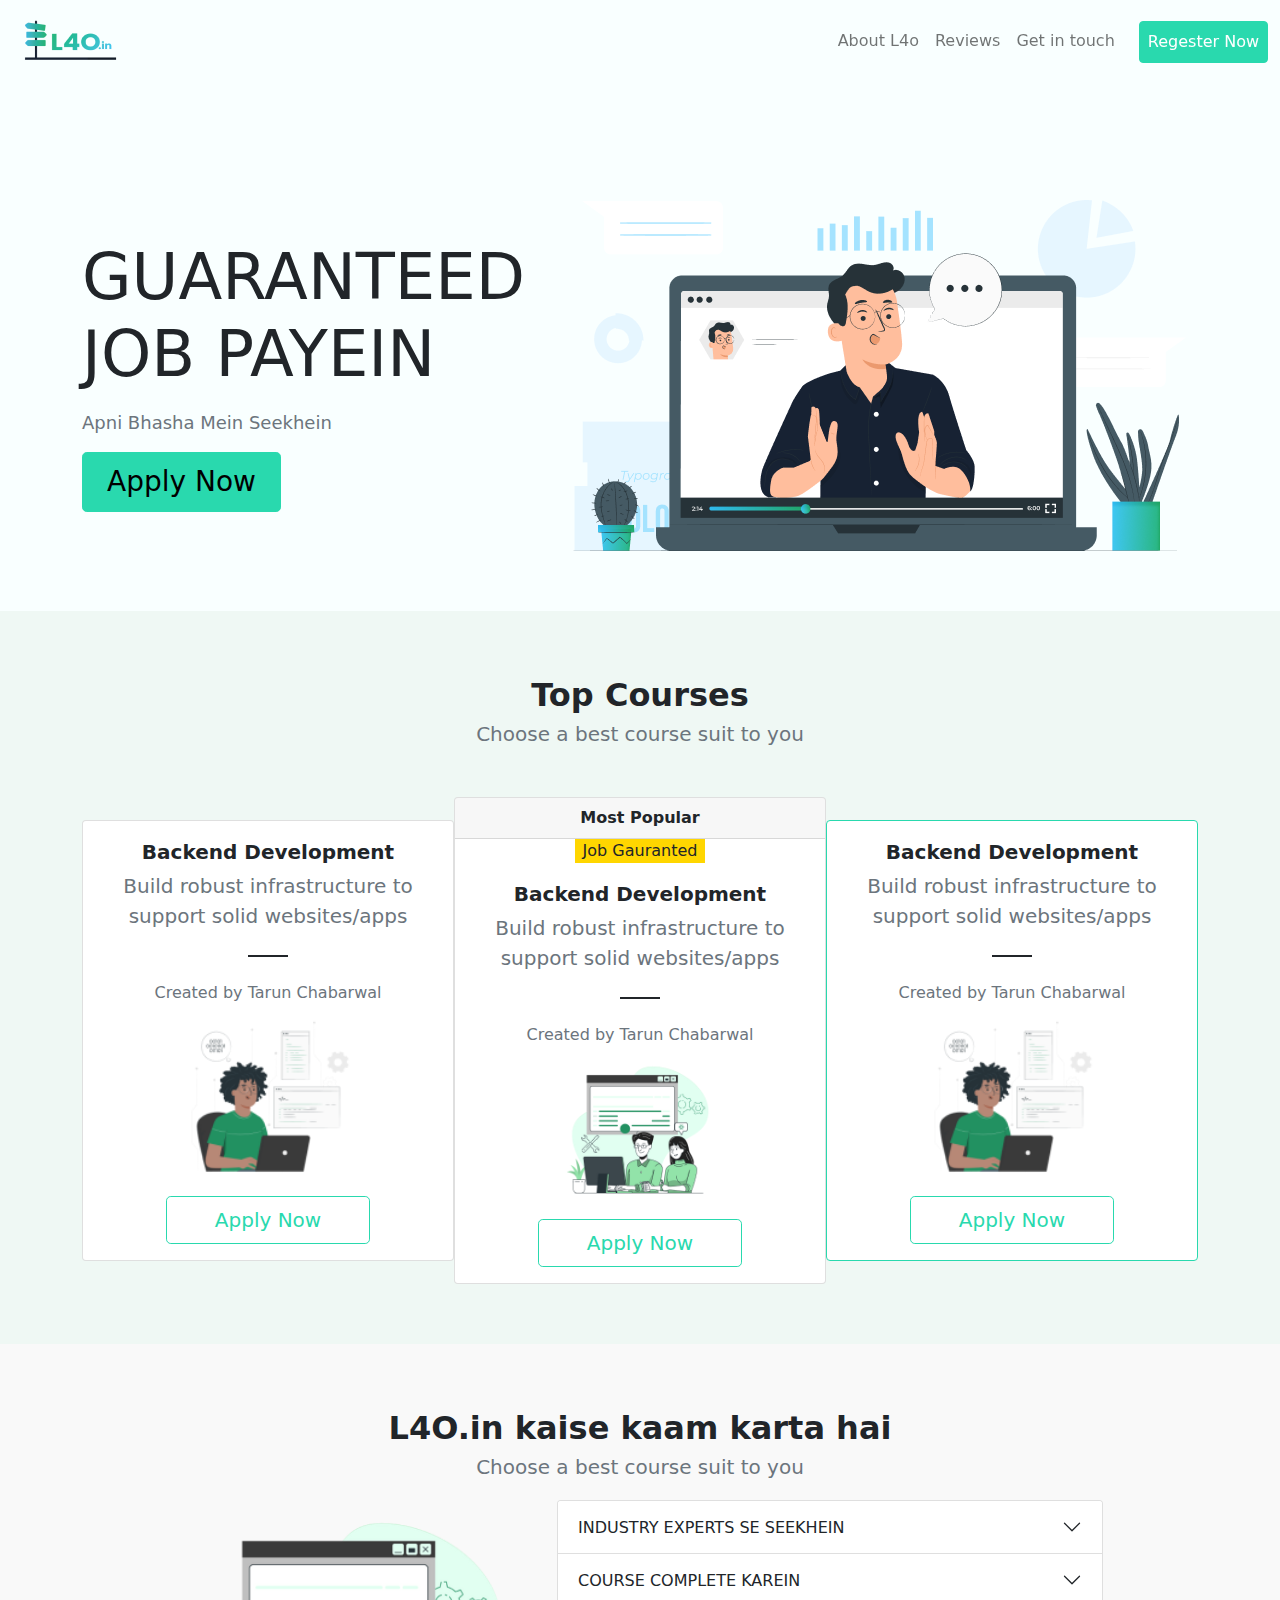
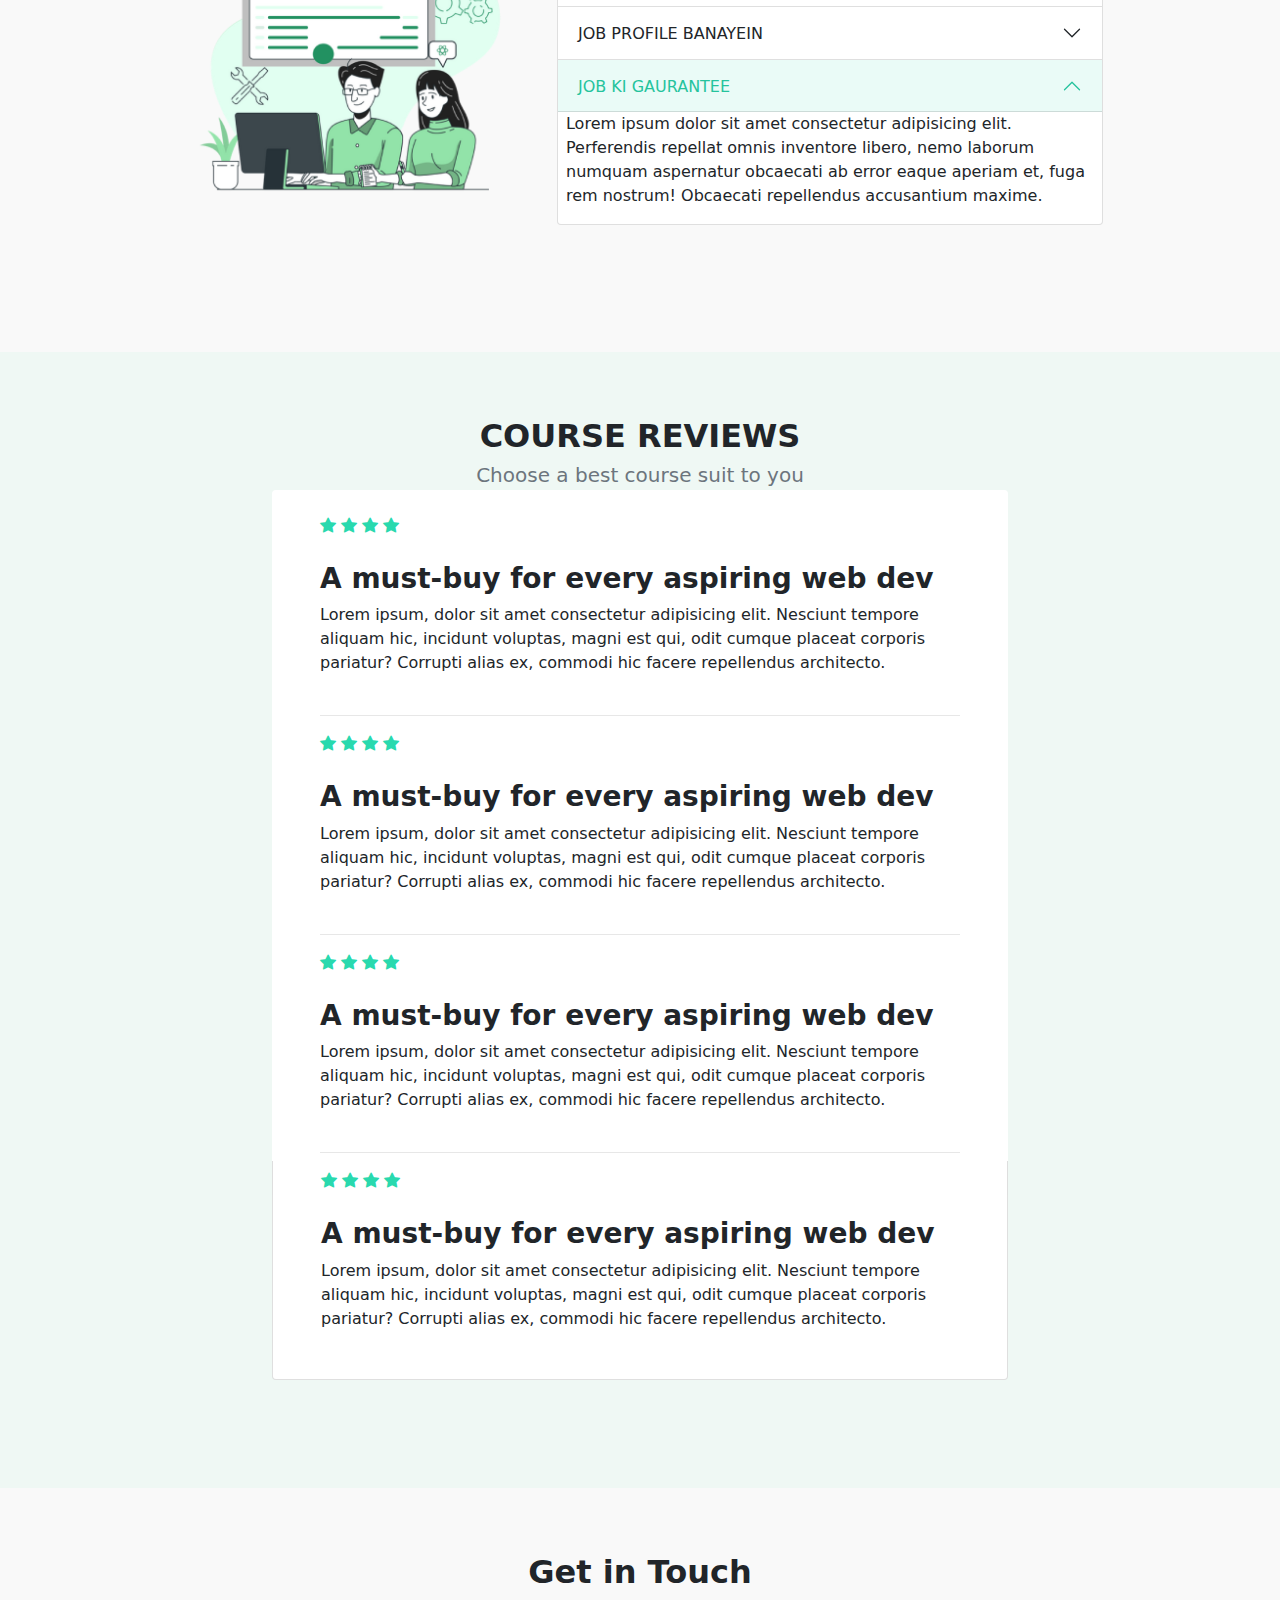
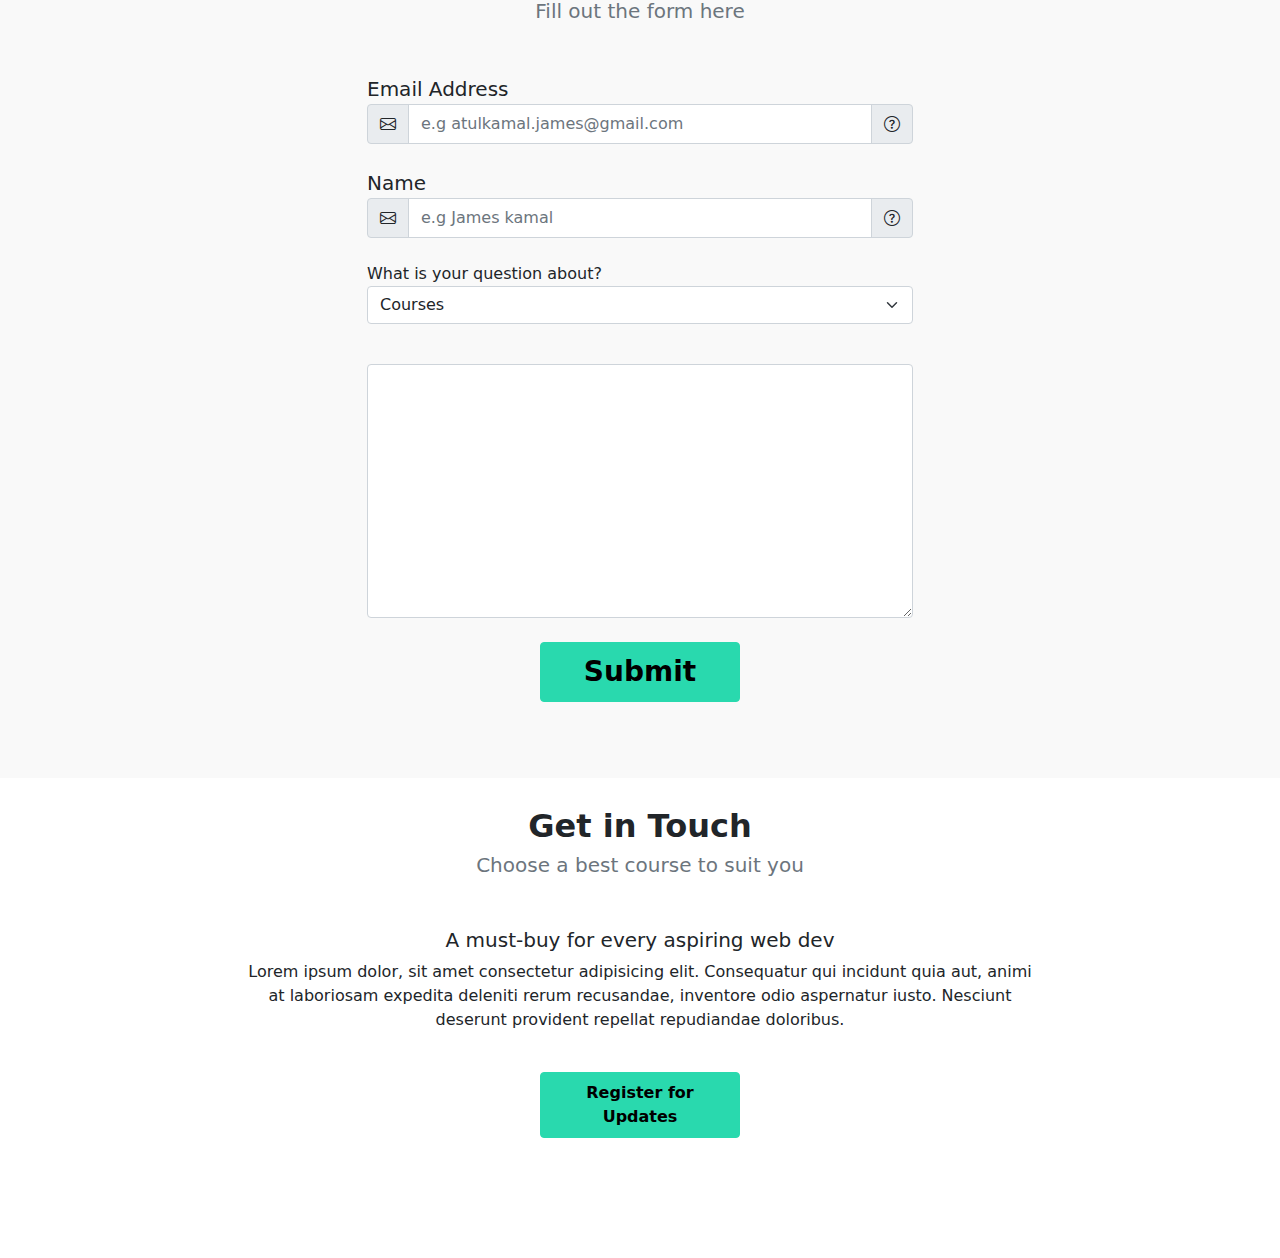
<file: bootstrap/website/index.html>
<html lang="en">
<head>
  <meta charset="UTF-8">
  <meta http-equiv="X-UA-Compatible" content="IE=edge">
  <meta name="viewport" content="width=device-width, initial-scale=1.0">
  <title>Bootstrap Website</title>
  <link href="https://cdn.jsdelivr.net/npm/bootstrap@5.0.1/dist/css/bootstrap.min.css" rel="stylesheet" integrity="sha384-+0n0xVW2eSR5OomGNYDnhzAbDsOXxcvSN1TPprVMTNDbiYZCxYbOOl7+AMvyTG2x" crossorigin="anonymous">
  <link rel="stylesheet" href="https://cdn.jsdelivr.net/npm/bootstrap-icons@1.8.1/font/bootstrap-icons.css">
  <!--Custom styles-->

  <style>
    section {
      padding: 60px 0;
    }
    .review-item-divider{
      border-bottom: 1px solid #e7e7e7;
    }
  </style>
  <link rel="stylesheet" href="/bootstrap/css/main.css">
</head>
<body>

  <nav class="navbar fixed-top navbar-expand-md navbar-light ">
    <div class="container-xxl">
      <a href="#" class="navbar-brand">
        <img src="/Frontend-Lectures/bootstrap/assets/l4o-logo.png" alt="logo" />
      </a>

      <!-- Toggler Button-->
      <button class="navbar-toggler" type="button" data-bs-toggle="collapse" data-bs-target="#navbarNavDropdown"
        aria-controls="navbarNavDropdown" aria-expanded="false" aria-label="Toggle navigation">
        <span class="navbar-toggler-icon"></span>
      </button>
      <div id="navbarNavDropdown" class="collapse navbar-collapse justify-content-end">
        <ul class="navbar-nav">
          <li class="navbar-item">
            <a href="#about" class="nav-link">About L4o</a>
          </li>
          <li class="navbar-item">
            <a href="#reviews" class="nav-link">Reviews</a>
          </li>
          <li class="navbar-item">
            <a href="#get-in-touch" class="nav-link">Get in touch</a>
          </li>
          <li class="navbar-item">
            <a href="#get-in-touch" class="nav-link btn btn-md btn-primary text-white ms-md-3 d-inline-block p-2">
              Regester Now
            </a>
          </li>
        </ul>
      </div>
    </div>
  </nav>


  <!-- Title Image & Introduction Text -->
  <section id="title-image" style="background-color: #f9ffff; padding-top: 200px;">
    <div class="container-lg">
      <div class="row justify-content-center align-items-center">
        <div class="col-md-5">
          <div class="text-center text-md-start">
            <div class="display-3">GUARANTEED JOB PAYEIN
            </div>
            <div style="font-size: 18px;" class="my-3 text-muted">
              Apni Bhasha Mein Seekhein
            </div>
            <button class="btn btn-lg btn-primary  fs-3 px-4"> Apply Now</button>
          </div>
        </div>
        <div class="col-md-7 twxt-center text-center my-5 my-md-auto ">
          <img class="img-fluid" src="/Frontend-Lectures/bootstrap/assets/hero-banner.png" />
        </div>
      </div>
    </div>
  </section>

  <!-- Top Courses -->
  <section id="courses" style="background-color: #EFF8F4;">
    <div class="container-lg">
      <div class="d-flex flex-column align-items-center mb-5">
        <div class="fs-2 fw-bolder">Top Courses</div>
        <div class="fs-5 text-muted">Choose a best course suit to you</div>
      </div>
      <div class="row g-0 justify-content-center align-items-center text-center ">
        <!--First Card-->
        <div class="col-md-4 col-9 order-md-1">
          <div class="card">
            <div class="card-body">
              <div class="card-title fs-5 fw-bold">
                Backend Development
              </div>
              <div class="card-subtitle fs-5 text-muted lead">Build robust infrastructure to support solid websites/apps
              </div>
              <div style="width: 40px;" class="border-top border-2 border-dark m-auto text-dark my-4"></div>
              <div class="fs-6 text-muted lead">
                Created by Tarun Chabarwal
              </div>
              <img class="d-block m-auto w-50" src="/Frontend-Lectures/bootstrap/assets/backend-development.png"
                alt="backend-development">
              <a href="#" class="btn btn-lg btn-outline-primary  fs-5 px-5">Apply Now</a>
            </div>
          </div>

        </div>
        <!--Second Card-->
        <div class="col-md-4 col-9 order-first order-md-2">
          <div class="card">
            <div class="card-header fw-bold">
              Most Popular
            </div>
            <div style="background-color: #FFD600;" class="m-auto  px-2">Job Gauranted</div>
            <div class="card-body">
              <div class="card-title fs-5 fw-bold">
                Backend Development
              </div>
              <div class="card-subtitle fs-5 text-muted lead">Build robust infrastructure to support solid websites/apps
              </div>
              <div style="width: 40px;" class="border-top border-2 border-dark m-auto text-dark my-4"></div>
              <div class="fs-6 text-muted lead">
                Created by Tarun Chabarwal
              </div>
              <img class="d-block m-auto img-fluid w-50 "
                src="/Frontend-Lectures/bootstrap/assets/frontend-development.png" alt="backend-development">
              <a href="#" class="btn btn-lg btn-outline-primary  fs-5 px-5">Apply Now</a>
            </div>
          </div>

        </div>
        <!--Third Card-->
        <div class="col-md-4 col-9 order-md-3">
          <div class="card border-primary">
            <div class="card-body">
              <div class="card-title fs-5 fw-bold">
                Backend Development
              </div>
              <div class="card-subtitle fs-5 text-muted lead">Build robust infrastructure to support solid websites/apps
              </div>
              <div style="width: 40px;" class="border-top border-2 border-dark m-auto text-dark my-4"></div>
              <div class="fs-6 text-muted lead">
                Created by Tarun Chabarwal
              </div>
              <img class="d-block m-auto w-50" src="/Frontend-Lectures/bootstrap/assets/backend-development.png"
                alt="backend-development">
              <a href="#" class="btn btn-lg btn-outline-primary  fs-5 px-5">Apply Now</a>
            </div>
          </div>

        </div>
      </div>
    </div>
  </section>

  <!-- How L4o works -->
  <section id="how-l4o-works" style="background-color: #F9F9F9;">
    <div class="container-lg">
      <div class="d-flex flex-column align-items-center mb-5">
        <div class="fs-2 fw-bolder">L4O.in kaise kaam karta hai</div>
        <div class="fs-5 text-muted lead">Choose a best course suit to you</div>
        <div class="row justify-content-center align-items-center">
          <div class="col-lg-4 text-center">
            <img src="/Frontend-Lectures/bootstrap/assets/frontend-development.png" alt="frontend-development"
              class="img-fluid">
          </div>

          <!--Accordian-->
          <div class="col-9 col-lg-6">
            <div class="accordion" id="L4o-working">
              <div class="accordion-item">
                <h5 class="accordion-header" id="headingOne">
                  <button class="accordion-button collapsed" type="button" data-bs-toggle="collapse"
                    aria-expanded="true" data-bs-target="#collapseOne" aria-controls="collapseOne">
                    INDUSTRY EXPERTS SE SEEKHEIN
                  </button>
                </h5>
                <div id="collapseOne" class="accordion-collapse collapse " data-bs-parent="L4o-working"
                  aria-labelledby="headingOne">
                  <p class="px-2">Lorem ipsum dolor sit amet consectetur adipisicing elit. Perferendis repellat omnis
                    inventore libero, nemo laborum numquam aspernatur obcaecati ab error eaque aperiam et, fuga rem
                    nostrum! Obcaecati repellendus accusantium maxime.</p>
                </div>
              </div>

              <div class="accordion-item">
                <h5 class="accordion-header" id="headingtwo">
                  <button class="accordion-button collapsed" type="button" data-bs-toggle="collapse"
                    aria-expanded="true" data-bs-target="#collapsetwo" aria-controls="collapsetwo">
                    COURSE COMPLETE KAREIN
                  </button>
                </h5>
                <div id="collapsetwo" class="accordion-collapse collapse " data-bs-parent="L4o-working"
                  aria-labelledby="headingtwo">
                  <p class="px-2">Lorem ipsum dolor sit amet consectetur adipisicing elit. Perferendis repellat omnis
                    inventore libero, nemo laborum numquam aspernatur obcaecati ab error eaque aperiam et, fuga rem
                    nostrum! Obcaecati repellendus accusantium maxime.</p>
                </div>
              </div>

              <div class="accordion-item">
                <h5 class="accordion-header" id="headingthree">
                  <button class="accordion-button collapsed" type="button" data-bs-toggle="collapse"
                    aria-expanded="true" data-bs-target="#collapsethree" aria-controls="collapsethree">
                    JOB PROFILE BANAYEIN
                  </button>
                </h5>
                <div id="collapsethree" class="accordion-collapse collapse " data-bs-parent="L4o-working"
                  aria-labelledby="headingthree">
                  <p class="px-2">Lorem ipsum dolor sit amet consectetur adipisicing elit. Perferendis repellat omnis
                    inventore libero, nemo laborum numquam aspernatur obcaecati ab error eaque aperiam et, fuga rem
                    nostrum! Obcaecati repellendus accusantium maxime.</p>
                </div>
              </div>

              <div class="accordion-item">
                <h5 class="accordion-header" id="headingfour">
                  <button class="accordion-button" type="button" data-bs-toggle="collapse" aria-expanded="true"
                    data-bs-target="#collapsefour" aria-controls="collapsefour">
                    JOB KI GAURANTEE
                  </button>
                </h5>
                <div id="collapsefour" class="accordion-collapse collapse show " data-bs-parent="L4o-working"
                  aria-labelledby="headingfour">
                  <p class="px-2">Lorem ipsum dolor sit amet consectetur adipisicing elit. Perferendis repellat omnis
                    inventore libero, nemo laborum numquam aspernatur obcaecati ab error eaque aperiam et, fuga rem
                    nostrum! Obcaecati repellendus accusantium maxime.</p>
                </div>
              </div>


            </div>
          </div>
        </div>
      </div>



  </section>

  <!-- Reviews -->
  <section id="reviews" style="background-color: #EFF8F4;">
    <div class="container-lg">
      <div class="d-flex flex-column align-items-center mb-5">
        <div class="fs-2 fw-bolder">COURSE REVIEWS</div>
        <div class="fs-5 text-muted lead">Choose a best course suit to you</div>
    
    <div class="row justify-content-center">
      <div class="col-lg-8 ">
        <ul class="list-group">
          <li class="list-group-item py-2 px-5 border-0 pt-4">
            <!--TODO:ICON-->
            <i class="bi bi-star-fill text-primary"></i>
            <i class="bi bi-star-fill text-primary"></i>
            <i class="bi bi-star-fill text-primary"></i>
            <i class="bi bi-star-fill text-primary"></i>
            <div class="py-4">
              <h3 class="fw-bold">A must-buy for every aspiring web dev</h3>
              <p>Lorem ipsum, dolor sit amet consectetur adipisicing elit. Nesciunt tempore aliquam hic, incidunt voluptas, magni est qui, odit cumque placeat corporis pariatur? Corrupti alias ex, commodi hic facere repellendus architecto.</p>
              </div>
              <div class="review-item-divider"></div>
          </li>
          <li class="list-group-item py-2 px-5 border-0">
            <!--TODO:ICON-->
            <i class="bi bi-star-fill text-primary"></i>
            <i class="bi bi-star-fill text-primary"></i>
            <i class="bi bi-star-fill text-primary"></i>
            <i class="bi bi-star-fill text-primary"></i>
            <div class="py-4">
            <h3 class="fw-bold">A must-buy for every aspiring web dev</h3>
            <p>Lorem ipsum, dolor sit amet consectetur adipisicing elit. Nesciunt tempore aliquam hic, incidunt voluptas, magni est qui, odit cumque placeat corporis pariatur? Corrupti alias ex, commodi hic facere repellendus architecto.</p>
            </div>
            <div class="review-item-divider"></div>
          </li>
          <li class="list-group-item py-2 px-5 border-0">
            <!--TODO:ICON-->
            <i class="bi bi-star-fill text-primary"></i>
            <i class="bi bi-star-fill text-primary"></i>
            <i class="bi bi-star-fill text-primary"></i>
            <i class="bi bi-star-fill text-primary"></i>
            <div class="py-4">
            <h3 class="fw-bold">A must-buy for every aspiring web dev</h3>
            <p>Lorem ipsum, dolor sit amet consectetur adipisicing elit. Nesciunt tempore aliquam hic, incidunt voluptas, magni est qui, odit cumque placeat corporis pariatur? Corrupti alias ex, commodi hic facere repellendus architecto.</p>
            </div>
            <div class="review-item-divider"></div>
          </li>
          <li class="list-group-item py-2 px-5">
            <!--TODO:ICON-->
            <i class="bi bi-star-fill text-primary"></i>
            <i class="bi bi-star-fill text-primary"></i>
            <i class="bi bi-star-fill text-primary"></i>
            <i class="bi bi-star-fill text-primary"></i>
            <div class="py-4">
            <h3 class="fw-bold">A must-buy for every aspiring web dev</h3>
            <p>Lorem ipsum, dolor sit amet consectetur adipisicing elit. Nesciunt tempore aliquam hic, incidunt voluptas, magni est qui, odit cumque placeat corporis pariatur? Corrupti alias ex, commodi hic facere repellendus architecto.</p>
            </div>
          </li>
        </ul>
      </div>
    </div>
    </div>
  </section>

  <!-- Contact Form -->
  <section id="contact" style="background-color: #f9f9f9;"> 
    <div class="container-lg">
      <div class="d-flex flex-column align-items-center mb-5">
        <div class="fs-2 fw-bolder">Get in Touch</div>
        <div class="fs-5 text-muted lead">Fill out the form here</div>

      </div>
      <div class="row justify-content-center">
        <div class="col-lg-6 col-10">

          <form onsubmit="event.preventDefault()" class="d-flex flex-column justify-content-center">
            <!--Email Address-->
            <div class="mb-4">
              <label class="lead" for="emailId" >Email Address</label>
              <div class="input-group" style="height: 40;">
                <span class="input-group-text">
                  <i class="bi bi-envelope"></i>
                </span>
                <input id="emailId" class="form-control" type="email" placeholder="e.g atulkamal.james@gmail.com" required/>
                <span class="input-group-text" title="Enter your email">
                  <i class="bi bi-question-circle"></i>
                </span>
              </div>
            </div>
            <!--Name-->

            <div class="mb-4">
              <label class="lead" for="name" >Name</label>
              <div class="input-group" style="height: 40;">
                <span class="input-group-text">
                  <i class="bi bi-envelope"></i>
                </span>
                <input id="name" class="form-control" type="text" placeholder="e.g James kamal"/>
                <span class="input-group-text" title="Enter your name">
                  <i class="bi bi-question-circle"></i>
                </span>
              </div>
            </div>
            <!--Question-->

            <div class="mb-3">
              <label for="question-about" >What is your question about?</label>
              <select class="form-select" name="question-about" id="question-about">
                <option value="course"> Courses</option>
                <option value="fees"> Fees</option>
                <option value="other">Others</option>
              </select>
            </div>
            <!--Query-->
            <div class="mb-4">
              <textarea class="mt-4 form-control" name="query" id="query" cols="20" rows="10"></textarea>
            </div>
            <!--submit button-->
            <button type="submit" style="width: 200px; margin: auto;" class=" fs-3 fw-bold  px-3 py-2 text-center btn btn-primary">Submit</button>

          </form>

        </div>
      </div>
    </div>
  </section>


  <!-- Get Updates / Modal Trigger -->
  <footer>
    <div class="container-lg">
      <div class="d-flex flex-column align-items-center mb-5 justify-content-center py-4">
        <div class="fs-2 fw-bolder">Get in Touch</div>
        <div class="fs-5 text-muted lead">Choose a best course to suit you</div>
        <div class="py-5 justify-content-center text-center">
          <h5>A must-buy for every aspiring web dev</h5>
          <p style="max-width:800; margin-bottom: 40px;">Lorem ipsum dolor, sit amet consectetur adipisicing elit. Consequatur qui incidunt quia aut, animi at laboriosam expedita deleniti rerum recusandae, inventore odio aspernatur iusto. Nesciunt deserunt provident repellat repudiandae doloribus.</p>
          <button type="register" style="width: 200px; margin: auto;" class=" fw-bold px-3 py-2 text-center btn btn-primary"> Register for Updates</button>
        </div>
        

      </div>

  </footer>

  
  <script src="https://cdn.jsdelivr.net/npm/bootstrap@5.0.1/dist/js/bootstrap.bundle.min.js" integrity="sha384-gtEjrD/SeCtmISkJkNUaaKMoLD0//ElJ19smozuHV6z3Iehds+3Ulb9Bn9Plx0x4" crossorigin="anonymous"></script>
</body>
</html>
</file>
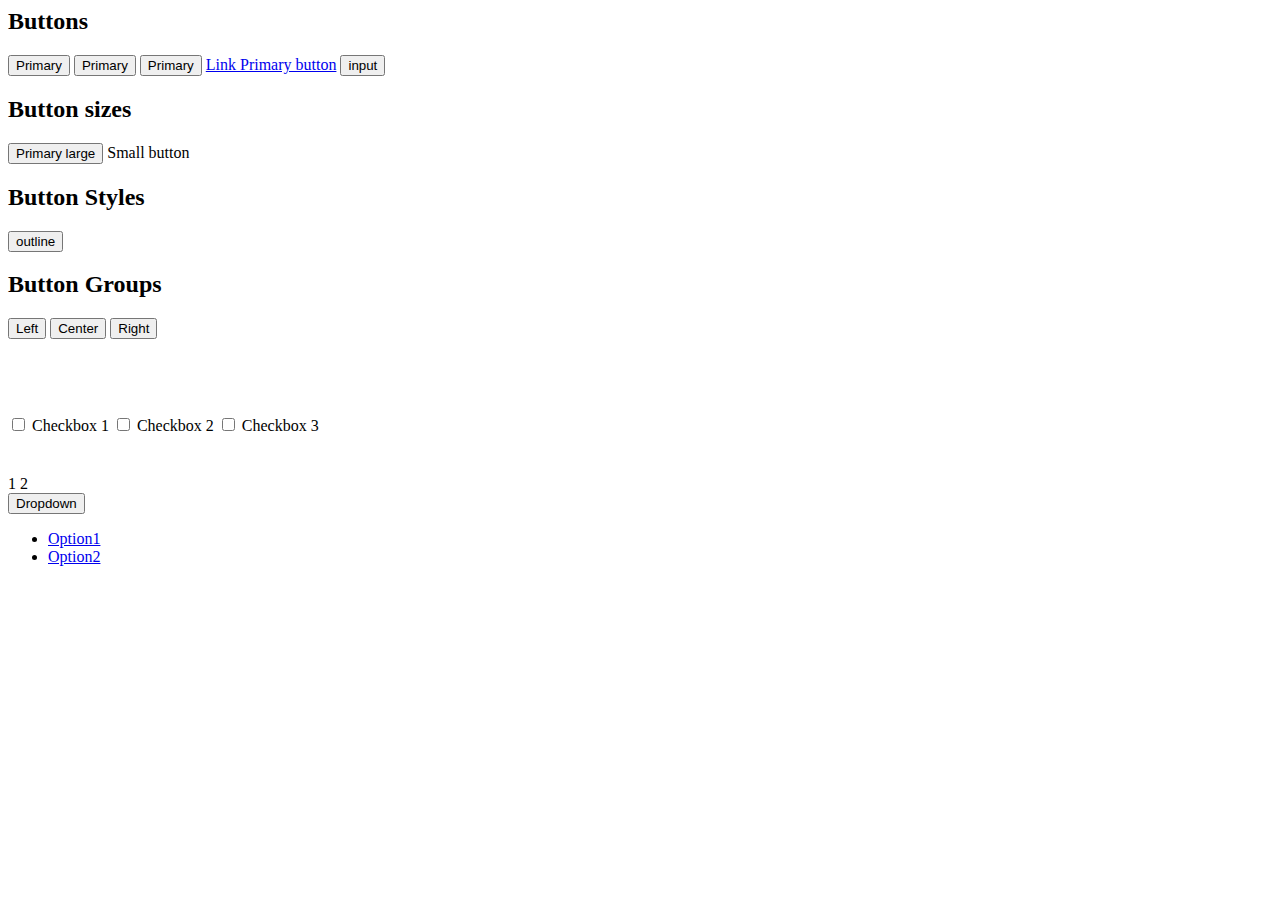
<file: Frontend-Lectures/bootstrap/lesson-2/index.html>
<html lang="en">
<head>
  <meta charset="UTF-8">
  <meta http-equiv="X-UA-Compatible" content="IE=edge">
  <meta name="viewport" content="width=device-width, initial-scale=1.0">
  <title>Bootstrap Lecture 2</title>
  <link href="https://cdn.jsdelivr.net/npm/bootstrap@5.0.1/dist/css/bootstrap.min.css" rel="stylesheet" integrity="sha384-+0n0xVW2eSR5OomGNYDnhzAbDsOXxcvSN1TPprVMTNDbiYZCxYbOOl7+AMvyTG2x" crossorigin="anonymous">
</head>
<body>
  <!-- basic buttons -->
  <h2>Buttons</h2>
  <button class="btn btn-primary">Primary</button>
  <button class="btn btn-secondary">Primary</button>
  <button type="button" class="btn btn-link">Primary</button>


  <!-- anchor tags as buttons -->
  <a href="#" class="btn btn-primary">Link Primary button</a>
  <!-- Input as a button-->
  <input class="btn btn-primary" type="button" value="input">

  <!-- button sizes -->
  <h2>Button sizes</h2>
  <button class="btn btn-primary btn-lg">Primary large</button>
<butto class="btn btn-primary btn-sm">Small button</butto>

  <!-- outlined styles -->
  <h2>Button Styles</h2>
  <button class="btn-outline-primary">outline</button>


  <!-- button groups -->
  <h2>Button Groups</h2>
  <div class="btn-group">
    <button class="btn btn-primary">Left</button>
    <button class="btn btn-primary">Center</button>
    <button class="btn btn-outline-primary">Right</button>
  </div>
  <br/>
  <br/>
  <div style="margin-top: 40px;" class="btn-group" role="group" aria-label="Basic checkbox toggle button group">
    <input type="checkbox" class="btn-check" id="btncheck1" autocomplete="off">
    <label class="btn btn-outline-primary" for="btncheck1">Checkbox 1</label>
  
    <input type="checkbox" class="btn-check" id="btncheck2" autocomplete="off">
    <label class="btn btn-outline-primary" for="btncheck2">Checkbox 2</label>
  
    <input type="checkbox" class="btn-check" id="btncheck3" autocomplete="off">
    <label class="btn btn-outline-primary" for="btncheck3">Checkbox 3</label>
  </div>
   <div style="margin-top: 40px;" class="btn-group">
     <buttton class="btn btn-primary">1</buttton>
     <buttton class="btn btn-primary">2</buttton>
     <div class="btn-group">
       <button class="btn btn-primary dropdown-toggle" data-bs-toggle="dropdown">Dropdown</button>
       <ul class="dropdown-menu">
         <li>
           <a href="#" class="dropdown-item">Option1</a>
         </li>
         <li>
           <a href="#" class="dropdown-item">Option2</a>
         </li>

   </div>
  
  <script src="https://cdn.jsdelivr.net/npm/bootstrap@5.0.1/dist/js/bootstrap.bundle.min.js" integrity="sha384-gtEjrD/SeCtmISkJkNUaaKMoLD0//ElJ19smozuHV6z3Iehds+3Ulb9Bn9Plx0x4" crossorigin="anonymous"></script>
</body>
</html>
</file>
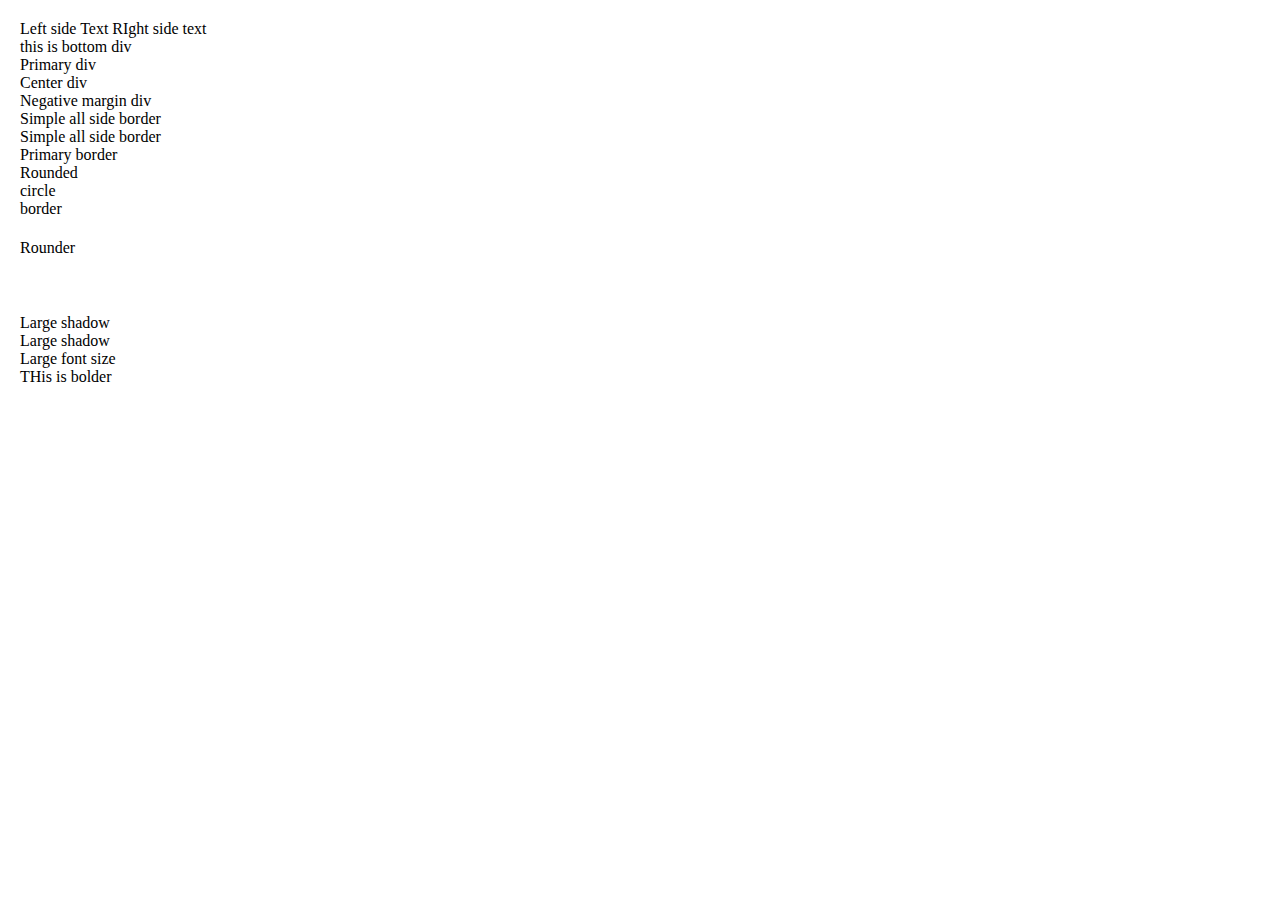
<file: Frontend-Lectures/bootstrap/lesson-3/index.html>
<html lang="en">
<head>
  <meta charset="UTF-8">
  <meta http-equiv="X-UA-Compatible" content="IE=edge">
  <meta name="viewport" content="width=device-width, initial-scale=1.0">
  <title>Bootstrap Lecture 3</title>
  <link href="https://cdn.jsdelivr.net/npm/bootstrap@5.0.1/dist/css/bootstrap.min.css" rel="stylesheet" integrity="sha384-+0n0xVW2eSR5OomGNYDnhzAbDsOXxcvSN1TPprVMTNDbiYZCxYbOOl7+AMvyTG2x" crossorigin="anonymous">
  <style>
    body{ margin: 20px; }
  </style>
</head>
<body>
  <!-- margin & padding -->
<div>
  <span class="me-5">Left side Text</span>
  <span>RIght side text</span>
</div>
<div class="mt-5">
  this is bottom div
</div>
<div class="bg-primary p-5">Primary div</div>
<div style="width: 200px;" class="text-center bg-primary mx-auto">Center div</div>
<div class="mt-n5 bg-secondary">Negative margin div</div>
  <!-- borders -->
 <div class="mt-5 border">Simple all side border</div>
 <div class="mt-2 border border-5">Simple all side border</div>
<div class="mt-3 border border-primary border-top-0">Primary border</div>
<div style="width: 75px; height: 75px;" class="mt-3 border border-info rounded-circle">Rounded circle border</div>
<div style="width:75px; height:75px;" class="mt-3 border border-5 border-primary rounded-3">Rounder</div>
  <!-- box shadow -->
<div class="shadow-lg mt-3 p-4 bg-body">Large shadow</div>
<div class="shadow-lg mt-3 p-4 bg-body rounder-3">Large shadow</div>

  <!-- font size and font weight -->
<div class="fs-1">Large font size</div>
  <div class="fs-3 fw-bolder">THis is bolder</div>
  <script src="https://cdn.jsdelivr.net/npm/bootstrap@5.0.1/dist/js/bootstrap.bundle.min.js" integrity="sha384-gtEjrD/SeCtmISkJkNUaaKMoLD0//ElJ19smozuHV6z3Iehds+3Ulb9Bn9Plx0x4" crossorigin="anonymous"></script>
</body>
</html>
</file>
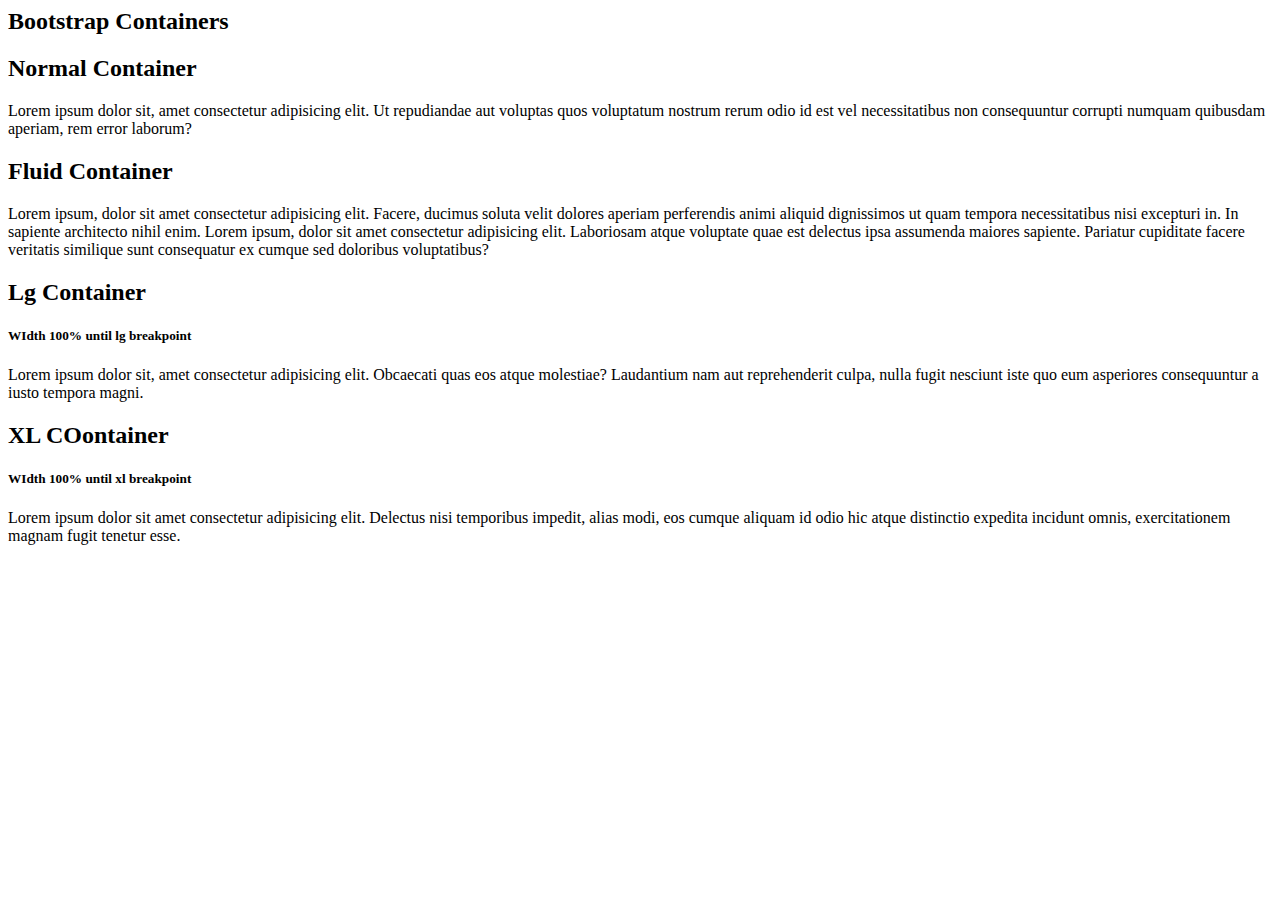
<file: Frontend-Lectures/bootstrap/lesson-4/index.html>
<html lang="en">
<head>
  <meta charset="UTF-8">
  <meta http-equiv="X-UA-Compatible" content="IE=edge">
  <meta name="viewport" content="width=device-width, initial-scale=1.0">
  <title>Bootstrap Lecture 4</title>
  <link href="https://cdn.jsdelivr.net/npm/bootstrap@5.0.1/dist/css/bootstrap.min.css" rel="stylesheet" integrity="sha384-+0n0xVW2eSR5OomGNYDnhzAbDsOXxcvSN1TPprVMTNDbiYZCxYbOOl7+AMvyTG2x" crossorigin="anonymous">
</head>
<body>
  <h2>Bootstrap Containers</h2>

  <!-- Normal Container -->
  <div class="container">
<h2>Normal Container</h2>
  </div>
  <p>Lorem ipsum dolor sit, amet consectetur adipisicing elit. Ut repudiandae aut voluptas quos voluptatum nostrum rerum odio id est vel necessitatibus non consequuntur corrupti numquam quibusdam aperiam, rem error laborum? </p>


  <!-- Fluid Container -->
  <div class="container-fluid">
    <h2>Fluid Container</h2>
    <p>Lorem ipsum, dolor sit amet consectetur adipisicing elit. Facere, ducimus soluta velit dolores aperiam perferendis animi aliquid dignissimos ut quam tempora necessitatibus nisi excepturi in. In sapiente architecto nihil enim. Lorem ipsum, dolor sit amet consectetur adipisicing elit. Laboriosam atque voluptate quae est delectus ipsa assumenda maiores sapiente. Pariatur cupiditate facere veritatis similique sunt consequatur ex cumque sed doloribus voluptatibus?</p>
  </div>


  <!-- Large Container -->
  <div class="container-lg">
    <h2>Lg Container</h2>
    <h5>WIdth 100% until lg breakpoint</h5>
    <p>Lorem ipsum dolor sit, amet consectetur adipisicing elit. Obcaecati quas eos atque molestiae? Laudantium nam aut reprehenderit culpa, nulla fugit nesciunt iste quo eum asperiores consequuntur a iusto tempora magni.</p>
  </div>


  <!-- X-Large Container -->
  <div class="container-xl">
    <h2>XL COontainer</h2>
    <h5>WIdth 100% until xl breakpoint</h5>
    <p>Lorem ipsum dolor sit amet consectetur adipisicing elit. Delectus nisi temporibus impedit, alias modi, eos cumque aliquam id odio hic atque distinctio expedita incidunt omnis, exercitationem magnam fugit tenetur esse.</p>
  </div>

  
  <script src="https://cdn.jsdelivr.net/npm/bootstrap@5.0.1/dist/js/bootstrap.bundle.min.js" integrity="sha384-gtEjrD/SeCtmISkJkNUaaKMoLD0//ElJ19smozuHV6z3Iehds+3Ulb9Bn9Plx0x4" crossorigin="anonymous"></script>
</body>
</html>
</file>
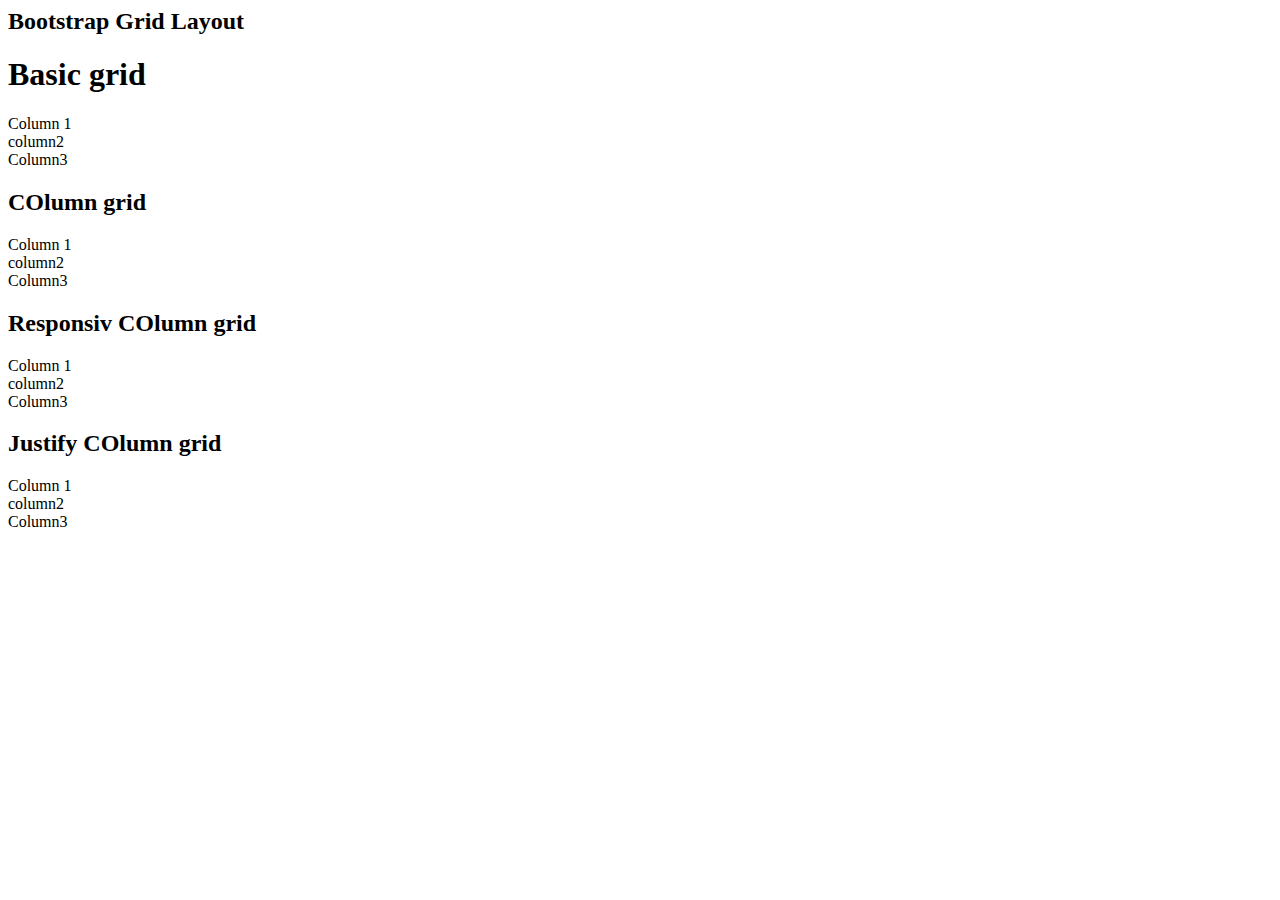
<file: Frontend-Lectures/bootstrap/lesson-5/index.html>
<html lang="en">
<head>
  <meta charset="UTF-8">
  <meta http-equiv="X-UA-Compatible" content="IE=edge">
  <meta name="viewport" content="width=device-width, initial-scale=1.0">
  <title>Bootstrap Lecture 5</title>
  <link href="https://cdn.jsdelivr.net/npm/bootstrap@5.0.1/dist/css/bootstrap.min.css" rel="stylesheet" integrity="sha384-+0n0xVW2eSR5OomGNYDnhzAbDsOXxcvSN1TPprVMTNDbiYZCxYbOOl7+AMvyTG2x" crossorigin="anonymous">
</head>
<body>
  <h2>Bootstrap Grid Layout</h2>

  <!-- Basic Grid -->
  <div class="container">
    <h1>Basic grid</h1>
    <div class="row">
      <div class="col bg-primary">
        Column 1
      </div>
      <div class="col bg-secondary">
        column2
      </div>
      <div class="col bg-info">
        Column3
      </div>
      
    </div>
  </div>

  <!-- Column Grid -->
  <div class="container">
    <h2>COlumn grid</h2>
    <div class="row">
      <div class="col-1 bg-primary">
        Column 1
      </div>
      <div class="col-3 bg-secondary">
        column2
      </div>
      <div class="col-2 bg-info">
        Column3
      </div>
     
    </div>
  </div>



  <!-- Responsive Column Width -->
  <div class="container">
    <h2>Responsiv  COlumn grid</h2>
    <div class="row">
      <div class="col-sm-3 col-lg-6 bg-primary">
        Column 1
      </div>
      <div class="col-sm-4  col-lg-3 bg-secondary">
        column2
      </div>
      <div class="col-sm-5 col-lg-3 bg-info">
        Column3
      </div>
     
    </div>
  </div>

  <!-- Justifying Columns -->
  <div class="container">
    <h2>Justify  COlumn grid</h2>
    <div class="row justify-content-center">
      <div class="col-sm-3 col-lg-4 bg-primary">
        Column 1
      </div>
      <div class="col-sm-3 col-lg-4 bg-secondary">
        column2
      </div>
      <div class="col-sm-3 col-lg-2 bg-info">
        Column3
      </div> 
     
    </div>
  </div>


  
  <script src="https://cdn.jsdelivr.net/npm/bootstrap@5.0.1/dist/js/bootstrap.bundle.min.js" integrity="sha384-gtEjrD/SeCtmISkJkNUaaKMoLD0//ElJ19smozuHV6z3Iehds+3Ulb9Bn9Plx0x4" crossorigin="anonymous"></script>
</body>
</html>
</file>
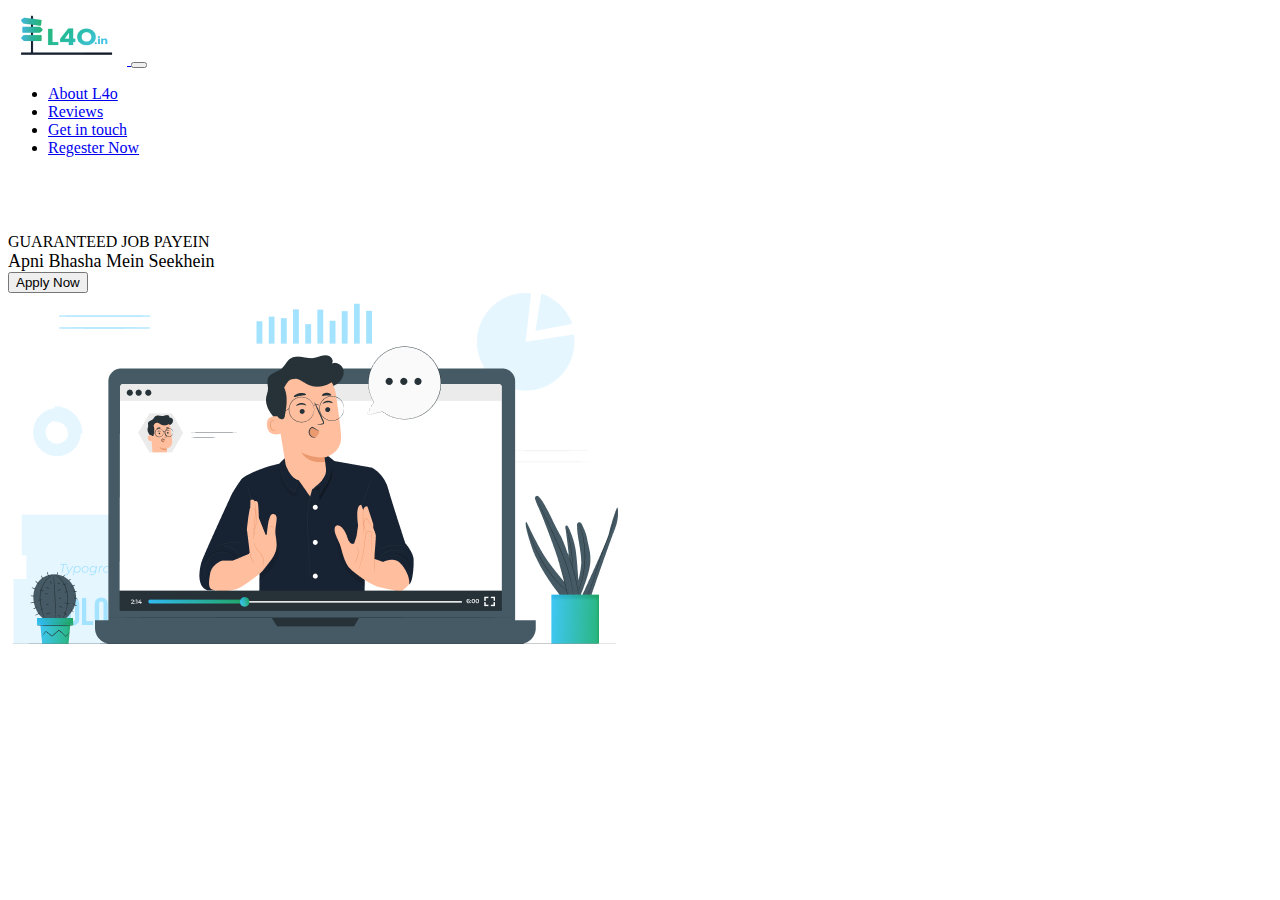
<file: Frontend-Lectures/bootstrap/website/index.html>
<html lang="en">
<head>
  <meta charset="UTF-8">
  <meta http-equiv="X-UA-Compatible" content="IE=edge">
  <meta name="viewport" content="width=device-width, initial-scale=1.0">
  <title>Bootstrap Website</title>
  <link href="https://cdn.jsdelivr.net/npm/bootstrap@5.0.1/dist/css/bootstrap.min.css" rel="stylesheet" integrity="sha384-+0n0xVW2eSR5OomGNYDnhzAbDsOXxcvSN1TPprVMTNDbiYZCxYbOOl7+AMvyTG2x" crossorigin="anonymous">
  <style>
    section{
      padding:60px 0;
    }
  </style>
</head>
<body>

  <!-- Navbar -->
  <nav class="navbar navbar-expand-md navbar-light ">
    <div class="container-xxl">
      <a href="#" class="navbar-brand">
        <img src="/Frontend-Lectures/bootstrap/assets/l4o-logo.png" alt="logo"/>
      </a>
    
<!-- Toggler Button-->
<button class="navbar-toggler" type="button" data-bs-toggle="collapse" data-bs-target="#navbarNavDropdown" aria-controls="navbarNavDropdown" aria-expanded="false" aria-label="Toggle navigation">
<span class="navbar-toggler-icon"></span>
</button>
<div id="navbarNavDropdown" class="collapse navbar-collapse justify-content-end">
<ul class="navbar-nav">
  <li class="navbar-item">
    <a href="#about" class="nav-link">About L4o</a>
  </li>
  <li class="navbar-item">
    <a href="#reviews" class="nav-link">Reviews</a>
  </li>
  <li class="navbar-item">
    <a href="#get-in-touch" class="nav-link">Get in touch</a>
  </li>
  <li class="navbar-item">
    <a href="#get-in-touch" class="nav-link btn btn-md btn-primary text-white ms-md-3 d-inline-block p-2">
      Regester Now
    </a>
  </li>
</ul>
</div>
</div>
  </nav>


  <!-- Title Image & Introduction Text -->
<section id="title-image">
  <div class="container-lg">
  <div class="row justify-content-center align-items-center">
    <div class="col-md-5">
      <div class="text-center text-md-start">
  <div class="display-3">GUARANTEED JOB PAYEIN
</div>
<div style="font-size: 18px;" class="my-3 text-muted">
  Apni Bhasha Mein Seekhein
</div>
<button class="btn btn-lg btn-primary  fs-3 px-4"> Apply Now</button>
</div>
    </div>
    <div class="col-md-7 twxt-center text-center my-5 my-md-auto ">
     <img class="img-fluid" src="/Frontend-Lectures/bootstrap/assets/hero-banner.png"/>
    </div>
  </div>
</div>
</section>
  
  <!-- Top Courses -->


  <!-- How L4o works -->


  <!-- Reviews -->


  <!-- Contact Form -->


  <!-- Get Updates / Modal Trigger -->

  
  <script src="https://cdn.jsdelivr.net/npm/bootstrap@5.0.1/dist/js/bootstrap.bundle.min.js" integrity="sha384-gtEjrD/SeCtmISkJkNUaaKMoLD0//ElJ19smozuHV6z3Iehds+3Ulb9Bn9Plx0x4" crossorigin="anonymous"></script>
</body>
</html>
</file>
